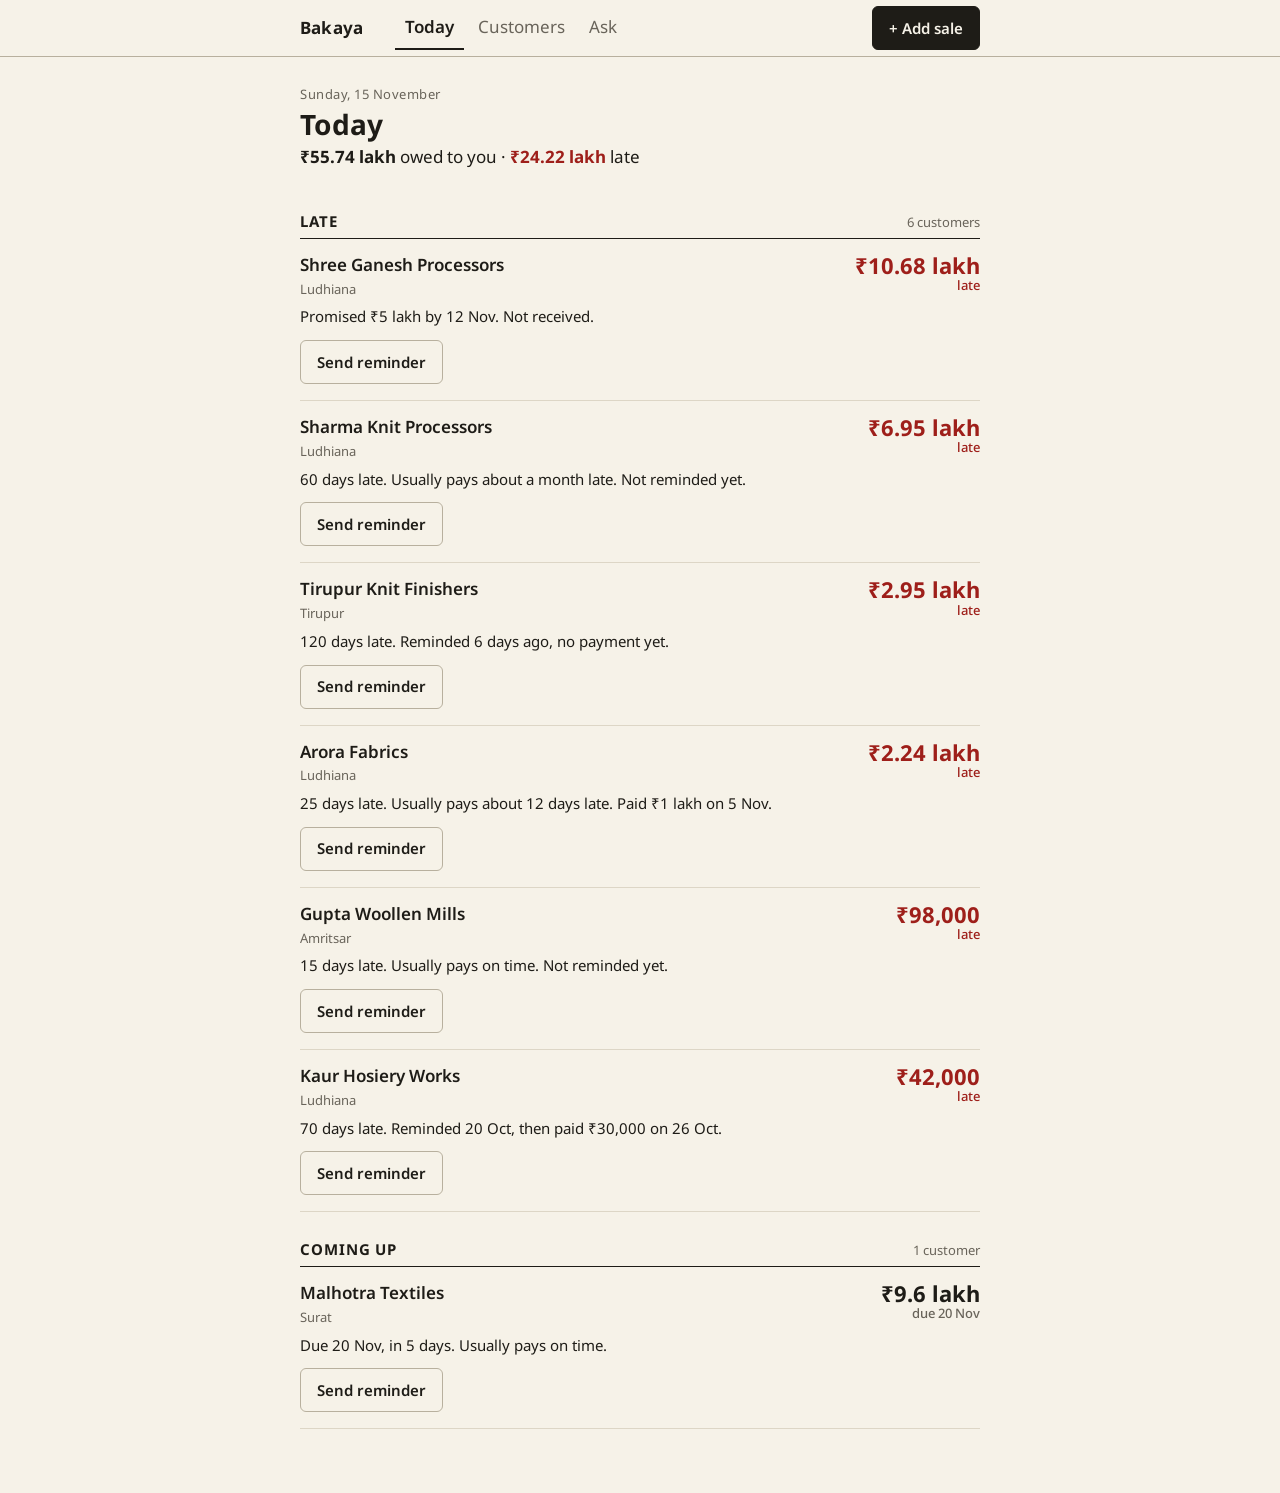
<file: mockup/index.html>
<!doctype html>
<html lang="en">
<head>
<meta charset="utf-8">
<meta name="viewport" content="width=device-width, initial-scale=1, viewport-fit=cover">
<title>Bakaya Mockup</title>
<meta name="claude:viewport-fit-sides" content="cover">
<link rel="preconnect" href="https://fonts.googleapis.com">
<link rel="preconnect" href="https://fonts.gstatic.com" crossorigin>
<link rel="stylesheet" href="https://fonts.googleapis.com/css2?family=Noto+Sans:wght@400;500;600;700&family=Noto+Sans+Devanagari:wght@400;600&family=Noto+Sans+Gurmukhi:wght@400;600&display=swap">
<link rel="stylesheet" href="style.css">
</head>
<body>

<header class="topbar">
  <div class="topbar-inner">
    <span class="wordmark">Bakaya</span>
    <nav aria-label="Main">
      <a href="#today" data-tab="today">Today</a>
      <a href="#customers" data-tab="customers">Customers</a>
      <a href="#ask" data-tab="ask">Ask</a>
    </nav>
    <button class="btn btn-primary" type="button" data-add-sale>+ Add sale</button>
  </div>
</header>

<main id="view"></main>

<nav class="bottombar" aria-label="Main">
  <div class="bottombar-inner">
    <a href="#today" data-tab="today">Today</a>
    <a href="#customers" data-tab="customers">Customers</a>
    <a href="#ask" data-tab="ask">Ask</a>
    <button class="btn btn-primary" type="button" data-add-sale>+ Add sale</button>
  </div>
</nav>

<dialog id="sheet" class="sheet" aria-labelledby="sheet-title"></dialog>

<div id="toast" class="toast" role="status" hidden>
  <span id="toast-text"></span>
  <button id="toast-action" class="btn-link" type="button" hidden></button>
</div>

<script>
/* Fixed copy of the demo data (PLAN.md Assumed 8): GET /api/book on 15 Nov 2026, trimmed.
   The contacts are made up for the mockup, so Today can show a broken promise and a reminded row. */
const BUSINESS = "Demo Machinery Works";
const TODAY = "2026-11-15";
const BOOK = {"totals":{"outstanding":5574000.0,"overdue":2422000.0},"customers":[{"id":9,"name":"Shree Ganesh Processors","contact_person":"Deepak Verma","city":"Ludhiana","phone":"98XXX-XX019","outstanding":1246000.0,"overdue":1068000.0,"days_overdue":20,"habit":"sometimes_late","avg_days_late":22,"remind_order_id":12},
  {"id":1,"name":"Sharma Knit Processors","contact_person":"Rajesh Sharma","city":"Ludhiana","phone":"98XXX-XX011","outstanding":695000.0,"overdue":695000.0,"days_overdue":60,"habit":"often_late","avg_days_late":31,"remind_order_id":1},
  {"id":6,"name":"Tirupur Knit Finishers","contact_person":"S. Kumar","city":"Tirupur","phone":"98XXX-XX016","outstanding":295000.0,"overdue":295000.0,"days_overdue":120,"habit":"often_late","avg_days_late":32,"remind_order_id":7},
  {"id":7,"name":"Arora Fabrics","contact_person":"Manoj Arora","city":"Ludhiana","phone":"98XXX-XX017","outstanding":278000.0,"overdue":224000.0,"days_overdue":25,"habit":"sometimes_late","avg_days_late":12,"remind_order_id":9},
  {"id":2,"name":"Gupta Woollen Mills","contact_person":"Sanjay Gupta","city":"Amritsar","phone":"98XXX-XX012","outstanding":98000.0,"overdue":98000.0,"days_overdue":15,"habit":"on_time","avg_days_late":7,"remind_order_id":2},
  {"id":4,"name":"Kaur Hosiery Works","contact_person":"Harpreet Kaur","city":"Ludhiana","phone":"98XXX-XX014","outstanding":42000.0,"overdue":42000.0,"days_overdue":70,"habit":"often_late","avg_days_late":33,"remind_order_id":5},
  {"id":3,"name":"Bansal Dyeing House","contact_person":"Vikas Bansal","city":"Panipat","phone":"98XXX-XX013","outstanding":1680000.0,"overdue":0.0,"days_overdue":0,"habit":"on_time","avg_days_late":0,"remind_order_id":4},
  {"id":5,"name":"Malhotra Textiles","contact_person":"Amit Malhotra","city":"Surat","phone":"98XXX-XX015","outstanding":1120000.0,"overdue":0.0,"days_overdue":0,"habit":"on_time","avg_days_late":2,"remind_order_id":6},
  {"id":8,"name":"Bhilwara Suitings","contact_person":"Ramesh Jain","city":"Bhilwara","phone":"98XXX-XX018","outstanding":120000.0,"overdue":0.0,"days_overdue":0,"habit":"on_time","avg_days_late":1,"remind_order_id":11}],"orders":[{"id":11,"customer_id":8,"machine":"Raising rollers (spares)","total":120000.0,"order_date":"2026-11-05","paid":0,"balance":120000.0,"overdue":0.0,"days_overdue":0,"next_due":{"amount":120000.0,"due_date":"2026-12-05","label":"Full payment"},"milestones":[{"label":"Full payment","amount":120000.0,"due_date":"2026-12-05","status":"upcoming","unpaid":120000.0,"partly_paid":false,"paid_on":null}],"payments":[]},
  {"id":6,"customer_id":5,"machine":"Raising Machine, 36 roller","total":1600000.0,"order_date":"2026-10-26","paid":480000.0,"balance":1120000.0,"overdue":0.0,"days_overdue":0,"next_due":{"amount":960000.0,"due_date":"2026-11-20","label":"Before dispatch"},"milestones":[{"label":"Advance","amount":480000.0,"due_date":"2026-10-26","status":"paid","unpaid":0.0,"partly_paid":false,"paid_on":"2026-10-28"},{"label":"Before dispatch","amount":960000.0,"due_date":"2026-11-20","status":"upcoming","unpaid":960000.0,"partly_paid":false,"paid_on":null},{"label":"After installation","amount":160000.0,"due_date":"2026-12-20","status":"upcoming","unpaid":160000.0,"partly_paid":false,"paid_on":null}],"payments":[{"id":12,"date":"2026-10-28","amount":480000.0,"mode":"RTGS"}]},
  {"id":8,"customer_id":6,"machine":"Fillet wire set (spares)","total":85000.0,"order_date":"2026-10-11","paid":0,"balance":85000.0,"overdue":85000.0,"days_overdue":5,"next_due":null,"milestones":[{"label":"Full payment","amount":85000.0,"due_date":"2026-11-10","status":"overdue","unpaid":85000.0,"partly_paid":false,"paid_on":null}],"payments":[]},
  {"id":4,"customer_id":3,"machine":"Stenter, 8 chamber","total":2400000.0,"order_date":"2026-10-06","paid":720000.0,"balance":1680000.0,"overdue":0.0,"days_overdue":0,"next_due":{"amount":1440000.0,"due_date":"2026-11-25","label":"Before dispatch"},"milestones":[{"label":"Advance","amount":720000.0,"due_date":"2026-10-06","status":"paid","unpaid":0.0,"partly_paid":false,"paid_on":"2026-10-06"},{"label":"Before dispatch","amount":1440000.0,"due_date":"2026-11-25","status":"upcoming","unpaid":1440000.0,"partly_paid":false,"paid_on":null},{"label":"After installation","amount":240000.0,"due_date":"2026-12-25","status":"upcoming","unpaid":240000.0,"partly_paid":false,"paid_on":null}],"payments":[{"id":8,"date":"2026-10-06","amount":720000.0,"mode":"RTGS"}]},
  {"id":9,"customer_id":7,"machine":"Brushing Machine","total":540000.0,"order_date":"2026-09-16","paid":262000.0,"balance":278000.0,"overdue":224000.0,"days_overdue":25,"next_due":{"amount":54000.0,"due_date":"2026-11-20","label":"After installation"},"milestones":[{"label":"Advance","amount":162000.0,"due_date":"2026-09-16","status":"paid","unpaid":0.0,"partly_paid":false,"paid_on":"2026-09-16"},{"label":"Before dispatch","amount":324000.0,"due_date":"2026-10-21","status":"overdue","unpaid":224000.0,"partly_paid":true,"paid_on":null},{"label":"After installation","amount":54000.0,"due_date":"2026-11-20","status":"upcoming","unpaid":54000.0,"partly_paid":false,"paid_on":null}],"payments":[{"id":15,"date":"2026-09-16","amount":162000.0,"mode":"Cash"},
  {"id":16,"date":"2026-11-05","amount":100000.0,"mode":"Cheque"}]},
  {"id":12,"customer_id":9,"machine":"Raising Machine, 24 roller","total":1780000.0,"order_date":"2026-09-01","paid":534000.0,"balance":1246000.0,"overdue":1068000.0,"days_overdue":20,"next_due":{"amount":178000.0,"due_date":"2026-11-25","label":"After installation"},"milestones":[{"label":"Advance","amount":534000.0,"due_date":"2026-09-01","status":"paid","unpaid":0.0,"partly_paid":false,"paid_on":"2026-09-26"},{"label":"Before dispatch","amount":1068000.0,"due_date":"2026-10-26","status":"overdue","unpaid":1068000.0,"partly_paid":false,"paid_on":null},{"label":"After installation","amount":178000.0,"due_date":"2026-11-25","status":"upcoming","unpaid":178000.0,"partly_paid":false,"paid_on":null}],"payments":[{"id":20,"date":"2026-09-06","amount":300000.0,"mode":"Cheque"},
  {"id":21,"date":"2026-09-26","amount":234000.0,"mode":"Cheque"}]},
  {"id":2,"customer_id":2,"machine":"Shearing Machine","total":980000.0,"order_date":"2026-08-17","paid":882000.0,"balance":98000.0,"overdue":98000.0,"days_overdue":15,"next_due":null,"milestones":[{"label":"Advance","amount":294000.0,"due_date":"2026-08-17","status":"paid","unpaid":0.0,"partly_paid":false,"paid_on":"2026-08-17"},{"label":"Before dispatch","amount":588000.0,"due_date":"2026-10-01","status":"paid","unpaid":0.0,"partly_paid":false,"paid_on":"2026-10-06"},{"label":"After installation","amount":98000.0,"due_date":"2026-10-31","status":"overdue","unpaid":98000.0,"partly_paid":false,"paid_on":null}],"payments":[{"id":3,"date":"2026-08-17","amount":294000.0,"mode":"NEFT"},
  {"id":4,"date":"2026-10-06","amount":588000.0,"mode":"NEFT"}]},
  {"id":10,"customer_id":8,"machine":"Shearing Machine","total":1050000.0,"order_date":"2026-08-07","paid":1050000.0,"balance":0.0,"overdue":0.0,"days_overdue":0,"next_due":null,"milestones":[{"label":"Advance","amount":315000.0,"due_date":"2026-08-07","status":"paid","unpaid":0.0,"partly_paid":false,"paid_on":"2026-08-07"},{"label":"Before dispatch","amount":630000.0,"due_date":"2026-09-16","status":"paid","unpaid":0.0,"partly_paid":false,"paid_on":"2026-09-15"},{"label":"After installation","amount":105000.0,"due_date":"2026-10-16","status":"paid","unpaid":0.0,"partly_paid":false,"paid_on":"2026-10-18"}],"payments":[{"id":17,"date":"2026-08-07","amount":315000.0,"mode":"NEFT"},
  {"id":18,"date":"2026-09-15","amount":630000.0,"mode":"NEFT"},
  {"id":19,"date":"2026-10-18","amount":105000.0,"mode":"NEFT"}]},
  {"id":1,"customer_id":1,"machine":"Raising Machine, 24 roller","total":1850000.0,"order_date":"2026-07-18","paid":1155000.0,"balance":695000.0,"overdue":695000.0,"days_overdue":60,"next_due":null,"milestones":[{"label":"Advance","amount":555000.0,"due_date":"2026-07-18","status":"paid","unpaid":0.0,"partly_paid":false,"paid_on":"2026-07-20"},{"label":"Before dispatch","amount":1110000.0,"due_date":"2026-09-16","status":"overdue","unpaid":510000.0,"partly_paid":true,"paid_on":null},{"label":"After installation","amount":185000.0,"due_date":"2026-10-16","status":"overdue","unpaid":185000.0,"partly_paid":false,"paid_on":null}],"payments":[{"id":1,"date":"2026-07-20","amount":555000.0,"mode":"NEFT"},
  {"id":2,"date":"2026-09-21","amount":600000.0,"mode":"Cheque"}]},
  {"id":5,"customer_id":4,"machine":"Tumble Dryer","total":720000.0,"order_date":"2026-06-18","paid":678000.0,"balance":42000.0,"overdue":42000.0,"days_overdue":70,"next_due":null,"milestones":[{"label":"Advance","amount":216000.0,"due_date":"2026-06-18","status":"paid","unpaid":0.0,"partly_paid":false,"paid_on":"2026-06-18"},{"label":"Before dispatch","amount":432000.0,"due_date":"2026-08-07","status":"paid","unpaid":0.0,"partly_paid":false,"paid_on":"2026-09-06"},{"label":"After installation","amount":72000.0,"due_date":"2026-09-06","status":"overdue","unpaid":42000.0,"partly_paid":true,"paid_on":null}],"payments":[{"id":9,"date":"2026-06-18","amount":216000.0,"mode":"Cheque"},
  {"id":10,"date":"2026-09-06","amount":432000.0,"mode":"Cheque"},
  {"id":11,"date":"2026-10-26","amount":30000.0,"mode":"Cash"}]},
  {"id":3,"customer_id":3,"machine":"Brushing Machine","total":650000.0,"order_date":"2026-04-29","paid":650000.0,"balance":0.0,"overdue":0.0,"days_overdue":0,"next_due":null,"milestones":[{"label":"Advance","amount":195000.0,"due_date":"2026-04-29","status":"paid","unpaid":0.0,"partly_paid":false,"paid_on":"2026-04-29"},{"label":"Before dispatch","amount":390000.0,"due_date":"2026-06-18","status":"paid","unpaid":0.0,"partly_paid":false,"paid_on":"2026-06-17"},{"label":"After installation","amount":65000.0,"due_date":"2026-07-18","status":"paid","unpaid":0.0,"partly_paid":false,"paid_on":"2026-07-20"}],"payments":[{"id":5,"date":"2026-04-29","amount":195000.0,"mode":"NEFT"},
  {"id":6,"date":"2026-06-17","amount":390000.0,"mode":"NEFT"},
  {"id":7,"date":"2026-07-20","amount":65000.0,"mode":"NEFT"}]},
  {"id":7,"customer_id":6,"machine":"Compactor","total":2100000.0,"order_date":"2026-04-19","paid":1890000.0,"balance":210000.0,"overdue":210000.0,"days_overdue":120,"next_due":null,"milestones":[{"label":"Advance","amount":630000.0,"due_date":"2026-04-19","status":"paid","unpaid":0.0,"partly_paid":false,"paid_on":"2026-04-19"},{"label":"Before dispatch","amount":1260000.0,"due_date":"2026-06-18","status":"paid","unpaid":0.0,"partly_paid":false,"paid_on":"2026-06-20"},{"label":"After installation","amount":210000.0,"due_date":"2026-07-18","status":"overdue","unpaid":210000.0,"partly_paid":false,"paid_on":null}],"payments":[{"id":13,"date":"2026-04-19","amount":630000.0,"mode":"RTGS"},
  {"id":14,"date":"2026-06-20","amount":1260000.0,"mode":"RTGS"}]}]};
const TEMPLATES = {
 "english": {
  "upcoming": "Namaste {person} ji, a friendly reminder from {biz}: {amt} for the {machine} (order #{id}) is due on {due}. Thank you for your continued support!",
  "gentle": "Namaste {person} ji, a gentle reminder from {biz}. {amt} for the {machine} (order #{id}) was due on {due}. Kindly arrange the payment at your convenience, or let us know the expected date. Thank you!",
  "firm": "Namaste {person} ji, {amt} for the {machine} (order #{id}) has been pending since {due} ({days} days). Please arrange the payment this week, or share a confirmed date. Regards, {biz}",
  "serious": "Namaste {person} ji, {amt} for the {machine} (order #{id}) is now overdue by {days} days (due {due}). We request you to clear it at the earliest, as it is affecting our production schedule. Please call us today to confirm the payment date. Regards, {biz}"
 },
 "hinglish": {
  "upcoming": "Namaste {person} ji, {biz} ki taraf se reminder: {machine} (order #{id}) ka {amt} payment {due} ko due hai. Aapke saath ke liye dhanyavaad!",
  "gentle": "Namaste {person} ji, {biz} ki taraf se ek chhota sa reminder. {machine} (order #{id}) ka {amt} payment {due} ko due tha. Jab convenient ho payment kar dijiye, ya expected date bata dijiye. Dhanyavaad!",
  "firm": "Namaste {person} ji, {machine} (order #{id}) ka {amt} payment {due} se pending hai ({days} din). Kripya is hafte payment arrange kar dijiye, ya confirm date bata dijiye. – {biz}",
  "serious": "Namaste {person} ji, {machine} (order #{id}) ka {amt} payment {days} din se overdue hai (due date {due}). Kripya jaldi se jaldi clear kar dijiye, isse humara production schedule affect ho raha hai. Aaj call karke payment date confirm kar dijiye. – {biz}"
 },
 "hindi": {
  "upcoming": "नमस्ते {person} जी, {biz} की ओर से याद दिला रहे हैं: {machine} (ऑर्डर #{id}) का {amt} का भुगतान {due} को देय है। आपके सहयोग के लिए धन्यवाद!",
  "gentle": "नमस्ते {person} जी, {biz} की ओर से एक छोटा सा रिमाइंडर। {machine} (ऑर्डर #{id}) का {amt} का भुगतान {due} को देय था। सुविधा अनुसार भुगतान कर दीजिए, या संभावित तारीख बता दीजिए। धन्यवाद!",
  "firm": "नमस्ते {person} जी, {machine} (ऑर्डर #{id}) का {amt} का भुगतान {due} से बकाया है ({days} दिन)। कृपया इस सप्ताह भुगतान की व्यवस्था करें, या पक्की तारीख बता दें। – {biz}",
  "serious": "नमस्ते {person} जी, {machine} (ऑर्डर #{id}) का {amt} का भुगतान {days} दिनों से बकाया है (देय तिथि {due})। कृपया जल्द से जल्द भुगतान करें, इससे हमारा उत्पादन कार्यक्रम प्रभावित हो रहा है। आज ही कॉल करके भुगतान की तारीख पक्की करें। – {biz}"
 },
 "punjabi": {
  "upcoming": "ਸਤ ਸ੍ਰੀ ਅਕਾਲ {person} ਜੀ, {biz} ਵੱਲੋਂ ਯਾਦ ਕਰਵਾ ਰਹੇ ਹਾਂ: {machine} (ਆਰਡਰ #{id}) ਦਾ {amt} ਦਾ ਭੁਗਤਾਨ {due} ਨੂੰ ਹੋਣਾ ਹੈ। ਤੁਹਾਡੇ ਸਹਿਯੋਗ ਲਈ ਧੰਨਵਾਦ!",
  "gentle": "ਸਤ ਸ੍ਰੀ ਅਕਾਲ {person} ਜੀ, {biz} ਵੱਲੋਂ ਇੱਕ ਛੋਟੀ ਜਿਹੀ ਯਾਦ-ਦਹਾਨੀ। {machine} (ਆਰਡਰ #{id}) ਦਾ {amt} ਦਾ ਭੁਗਤਾਨ {due} ਤੱਕ ਹੋਣਾ ਸੀ। ਕਿਰਪਾ ਕਰਕੇ ਸਹੂਲਤ ਅਨੁਸਾਰ ਭੁਗਤਾਨ ਕਰ ਦਿਓ, ਜਾਂ ਸੰਭਾਵਿਤ ਤਾਰੀਖ ਦੱਸ ਦਿਓ। ਧੰਨਵਾਦ!",
  "firm": "ਸਤ ਸ੍ਰੀ ਅਕਾਲ {person} ਜੀ, {machine} (ਆਰਡਰ #{id}) ਦਾ {amt} ਦਾ ਭੁਗਤਾਨ {due} ਤੋਂ ਬਕਾਇਆ ਹੈ ({days} ਦਿਨ)। ਕਿਰਪਾ ਕਰਕੇ ਇਸ ਹਫ਼ਤੇ ਭੁਗਤਾਨ ਕਰ ਦਿਓ, ਜਾਂ ਪੱਕੀ ਤਾਰੀਖ ਦੱਸ ਦਿਓ। – {biz}",
  "serious": "ਸਤ ਸ੍ਰੀ ਅਕਾਲ {person} ਜੀ, {machine} (ਆਰਡਰ #{id}) ਦਾ {amt} ਦਾ ਭੁਗਤਾਨ {days} ਦਿਨਾਂ ਤੋਂ ਬਕਾਇਆ ਹੈ (ਤਾਰੀਖ {due})। ਕਿਰਪਾ ਕਰਕੇ ਜਲਦੀ ਤੋਂ ਜਲਦੀ ਭੁਗਤਾਨ ਕਰੋ, ਇਸ ਨਾਲ ਸਾਡਾ ਉਤਪਾਦਨ ਪ੍ਰਭਾਵਿਤ ਹੋ ਰਿਹਾ ਹੈ। ਅੱਜ ਹੀ ਫ਼ੋਨ ਕਰਕੇ ਭੁਗਤਾਨ ਦੀ ਤਾਰੀਖ ਪੱਕੀ ਕਰੋ। – {biz}"
 }
};
const contacts = [
  {id: 1, customer_id: 9, date: "2026-10-30", kind: "reminder", language: "hinglish"},
  {id: 2, customer_id: 9, date: "2026-11-05", kind: "promise", promised_amount: 500000, promised_date: "2026-11-12",
   note: "Deepak ji said the cheque will be ready by Thursday."},
  {id: 3, customer_id: 6, date: "2026-11-09", kind: "reminder", language: "english"},
  {id: 4, customer_id: 4, date: "2026-10-20", kind: "reminder", language: "punjabi"},
];

/* Today rows, written by hand as PLAN.md §Today rules would produce them. */
const TODAY_ROWS = {
  late: [
    {customer_id: 9, amount: 1068000, flag: "broken_promise", why: "Promised ₹5 lakh by 12 Nov. Not received."},
    {customer_id: 1, amount: 695000, why: "60 days late. Usually pays about a month late. Not reminded yet."},
    {customer_id: 6, amount: 295000, flag: "reminded", why: "120 days late. Reminded 6 days ago, no payment yet."},
    {customer_id: 7, amount: 224000, why: "25 days late. Usually pays about 12 days late. Paid ₹1 lakh on 5 Nov."},
    {customer_id: 2, amount: 98000, why: "15 days late. Usually pays on time. Not reminded yet."},
    {customer_id: 4, amount: 42000, why: "70 days late. Reminded 20 Oct, then paid ₹30,000 on 26 Oct."},
  ],
  coming_up: [
    {customer_id: 5, amount: 960000, due_date: "2026-11-20", why: "Due 20 Nov, in 5 days. Usually pays on time."},
  ],
};

/* ---------- helpers (become static/js/lib.js) ---------- */
const $ = (sel, el = document) => el.querySelector(sel);
const esc = s => String(s ?? "").replace(/[&<>"']/g, c => ({"&": "&amp;", "<": "&lt;", ">": "&gt;", '"': "&quot;", "'": "&#39;"}[c]));
const inr = n => "₹" + Math.round(n).toLocaleString("en-IN");
function lakh(n) {
  if (Math.abs(n) < 100000) return inr(n);
  return "₹" + (n / 100000).toFixed(2).replace(/\.?0+$/, "") + " lakh";
}
const MONTHS = ["Jan", "Feb", "Mar", "Apr", "May", "Jun", "Jul", "Aug", "Sep", "Oct", "Nov", "Dec"];
function fmtDate(iso, withYear = false) {
  const [y, m, d] = iso.split("-").map(Number);
  return `${d} ${MONTHS[m - 1]}` + (withYear || y !== Number(TODAY.slice(0, 4)) ? ` ${y}` : "");
}
const daysBetween = (a, b) => Math.round((Date.parse(b) - Date.parse(a)) / 86400000);
const customer = id => BOOK.customers.find(c => c.id === id);
const ordersOf = id => BOOK.orders.filter(o => o.customer_id === id).sort((a, b) => b.order_date.localeCompare(a.order_date));

let toastTimer;
function toast(text, {action} = {}) {
  const el = $("#toast"), btn = $("#toast-action");
  $("#toast-text").textContent = text;
  btn.hidden = !action;
  if (action) {
    btn.textContent = action.label;
    btn.onclick = () => { el.hidden = true; action.onClick(); };
  }
  el.hidden = false;
  clearTimeout(toastTimer);
  toastTimer = setTimeout(() => { el.hidden = true; }, 6000);
}
const notInMockup = what => toast(`${what} is not in this mockup yet.`);

const sheet = $("#sheet");
function openSheet(html) {
  sheet.innerHTML = html;
  if (!sheet.open) sheet.showModal();
}
function closeSheet() { if (sheet.open) sheet.close(); }
sheet.addEventListener("click", e => { if (e.target === sheet) closeSheet(); });

/* ---------- contact log (mirrors contact_log.py) ---------- */
function recentlyReminded(customerId) {
  return contacts.some(c => c.customer_id === customerId && c.kind === "reminder" && daysBetween(c.date, TODAY) < 5);
}

/* ---------- screen: today ---------- */
function rowHtml(r, group) {
  const c = customer(r.customer_id);
  const late = group === "late";
  return `
    <li class="row" data-customer="${c.id}" tabindex="0">
      <div class="row-name">${esc(c.name)}</div>
      <div class="row-right">
        <div class="amount ${late ? "late" : ""}">${lakh(r.amount)}<span class="amount-label">${late ? "late" : "due " + fmtDate(r.due_date)}</span></div>
      </div>
      <div class="row-sub">${esc(c.city)}</div>
      <p class="row-why">${esc(r.why)}</p>
      <div class="row-actions"><button class="btn" type="button" data-remind="${c.id}">Send reminder</button></div>
    </li>`;
}

function renderToday(el) {
  const t = BOOK.totals;
  const late = TODAY_ROWS.late.filter(r => !recentlyReminded(r.customer_id));
  const soon = TODAY_ROWS.coming_up.filter(r => !recentlyReminded(r.customer_id));
  const group = (title, rows, key, empty) => `
    <div class="section-head"><h2>${title}</h2><span class="count">${rows.length} ${rows.length === 1 ? "customer" : "customers"}</span></div>
    ${rows.length ? `<ul class="rows">${rows.map(r => rowHtml(r, key)).join("")}</ul>` : `<p class="today-empty">${empty}</p>`}`;
  el.innerHTML = `
    <div class="page-head">
      <span class="eyebrow">Sunday, 15 November</span>
      <h1 class="page-title">Today</h1>
      <p class="totals"><strong>${lakh(t.outstanding)}</strong> owed to you · <strong class="late">${lakh(t.overdue)}</strong> late</p>
    </div>
    ${group("Late", late, "late", "Nobody is late. Well done.")}
    ${group("Coming up", soon, "coming_up", "Nothing due in the next 7 days.")}`;
}

/* ---------- screen: customers ---------- */
function renderCustomers(el) {
  const list = [...BOOK.customers].sort((a, b) => a.name.localeCompare(b.name));
  el.innerHTML = `
    <div class="page-head"><h1 class="page-title">Customers</h1></div>
    <div class="field customers-search">
      <label for="cust-search" class="visually-hidden">Search customers</label>
      <input id="cust-search" class="input" type="search" placeholder="Search by name or city" autocomplete="off">
    </div>
    <ul class="rows customers" id="cust-list"></ul>`;
  const draw = q => {
    q = q.trim().toLowerCase();
    $("#cust-list", el).innerHTML = list
      .filter(c => !q || (c.name + " " + c.city).toLowerCase().includes(q))
      .map(c => `
        <li class="row" data-customer="${c.id}" tabindex="0">
          <div><div class="row-name">${esc(c.name)}</div><div class="row-sub">${esc(c.city)}</div></div>
          <div class="row-right"><div class="amount ${c.overdue > 0.5 ? "late" : ""}">${c.outstanding > 0.5 ? lakh(c.outstanding) : "Paid up"}
            <span class="amount-label">${c.overdue > 0.5 ? lakh(c.overdue) + " late" : c.outstanding > 0.5 ? "owed" : ""}</span></div></div>
        </li>`).join("") || `<p class="today-empty">No customer matches that.</p>`;
  };
  $("#cust-search", el).addEventListener("input", e => draw(e.target.value));
  draw("");
}

/* ---------- screen: customer ---------- */
function habitWords(c) {
  if (c.avg_days_late == null) return "New customer, no payment history yet.";
  if (c.avg_days_late <= 7) return "Usually pays on time.";
  if (c.avg_days_late >= 25 && c.avg_days_late <= 35) return "Usually pays about a month late.";
  return `Usually pays about ${c.avg_days_late} days late.`;
}

function saleHtml(o) {
  const items = o.milestones.map(m => {
    if (m.status === "paid") return `
      <li class="is-paid"><span class="inst-mark" aria-label="Paid">✓</span><span class="inst-label">${esc(m.label)}</span>
        <span class="inst-amt">${inr(m.amount)}</span><span class="inst-note">Due ${fmtDate(m.due_date)} · paid ${fmtDate(m.paid_on)}</span></li>`;
    const part = m.partly_paid ? ` · ${inr(m.amount - m.unpaid)} of ${inr(m.amount)} paid` : "";
    if (m.status === "overdue") return `
      <li class="is-late"><span class="inst-mark" aria-hidden="true">!</span><span class="inst-label">${esc(m.label)}</span>
        <span class="inst-amt">${inr(m.unpaid)}</span><span class="inst-note">Due ${fmtDate(m.due_date)} · ${daysBetween(m.due_date, TODAY)} days late${part}</span></li>`;
    return `
      <li class="is-upcoming"><span class="inst-mark" aria-hidden="true">·</span><span class="inst-label">${esc(m.label)}</span>
        <span class="inst-amt">${inr(m.unpaid)}</span><span class="inst-note">Due ${fmtDate(m.due_date)}${part}${daysBetween(TODAY, m.due_date) <= 7 ? `, in ${daysBetween(TODAY, m.due_date)} days` : ""}</span></li>`;
  }).join("");
  const state = o.balance <= 0.5 ? "Paid in full" : `${inr(o.paid)} paid · ${inr(o.balance)} to come`;
  return `
    <div class="sale">
      <div class="sale-head"><span class="sale-name">${esc(o.machine)}</span><span class="num">${inr(o.total)}</span></div>
      <div class="sale-meta">Sold ${fmtDate(o.order_date, true)} · ${state}</div>
      <ul class="inst">${items}</ul>
    </div>`;
}

const LANG_NAMES = {hinglish: "Hinglish", hindi: "Hindi", punjabi: "Punjabi", english: "English"};
function historyOf(c) {
  const machineOf = id => BOOK.orders.find(o => o.id === id)?.machine ?? "";
  const pays = ordersOf(c.id).flatMap(o => o.payments.map(p => ({date: p.date, sort: p.id, kind: "payment", ...p, machine: o.machine})));
  const cons = contacts.filter(x => x.customer_id === c.id).map(x => ({...x, sort: 1000 + x.id, machine: machineOf(x.order_id)}));
  return [...pays, ...cons].sort((a, b) => b.date.localeCompare(a.date) || b.sort - a.sort).map(h => {
    let what, detail;
    if (h.kind === "payment") { what = `Paid ${inr(h.amount)}`; detail = [h.mode, h.machine].filter(Boolean).join(" · "); }
    else if (h.kind === "reminder") { what = "Reminder sent on WhatsApp"; detail = LANG_NAMES[h.language] || ""; }
    else {
      const broken = h.promised_date < TODAY && !pays.some(p => p.date > h.date);
      what = `Promised ${lakh(h.promised_amount)} by ${fmtDate(h.promised_date)}`;
      detail = [broken ? "Not received" : "", h.note].filter(Boolean).join(" · ");
      if (broken) return `<li><time datetime="${h.date}">${fmtDate(h.date)}</time><div><div class="what late">${esc(what)}</div><div class="detail">${esc(detail)}</div></div></li>`;
    }
    return `<li><time datetime="${h.date}">${fmtDate(h.date)}</time><div><div class="what">${esc(what)}</div>${detail ? `<div class="detail">${esc(detail)}</div>` : ""}</div></li>`;
  }).join("");
}

function renderCustomer(el, id) {
  const c = customer(id);
  if (!c) { location.hash = "#customers"; return; }
  const owes = c.outstanding > 0.5
    ? `Owes ${lakh(c.outstanding)}${c.overdue > 0.5 ? `<span class="sep">·</span><span class="late">${lakh(c.overdue)} late (${c.days_overdue} days)</span>` : ""}`
    : "Paid up";
  const history = historyOf(c);
  el.innerHTML = `
    <a class="back" href="${esc(lastList)}">‹ ${lastList === "#customers" ? "Customers" : "Today"}</a>
    <div class="cust-head">
      <h1 class="page-title">${esc(c.name)}</h1>
      <p class="cust-meta">${esc(c.contact_person)} · ${esc(c.city)} · <span class="num">${esc(c.phone)}</span></p>
      <div class="btn-row">
        <button class="btn" type="button" data-todo="Calling">Call</button>
        <button class="btn" type="button" data-todo="Opening a WhatsApp chat">WhatsApp</button>
      </div>
    </div>
    <div class="cust-summary">
      <p class="cust-owes">${owes}</p>
      <p class="cust-habit">${habitWords(c)}</p>
    </div>
    <div class="btn-row cust-actions">
      ${c.remind_order_id ? `<button class="btn btn-primary" type="button" data-remind="${c.id}">Send reminder</button>` : ""}
      <button class="btn" type="button" data-todo="Record payment">Record payment</button>
      <button class="btn" type="button" data-todo="Note a promise">Note a promise</button>
    </div>
    <div class="section-head"><h2>Machines</h2><span class="count">${ordersOf(c.id).length} ${ordersOf(c.id).length === 1 ? "sale" : "sales"}</span></div>
    ${ordersOf(c.id).map(saleHtml).join("")}
    <div class="section-head"><h2>History</h2></div>
    ${history ? `<ul class="history">${history}</ul>` : `<p class="today-empty">No payments or reminders yet.</p>`}`;
}

/* ---------- reminder sheet ---------- */
const LANGS = [["hinglish", "Hinglish"], ["hindi", "हिंदी"], ["punjabi", "ਪੰਜਾਬੀ"], ["english", "English"]];
const TONES = ["upcoming", "gentle", "firm", "serious"];
const TONE_WORDS = {upcoming: "Friendly", gentle: "Gentle", firm: "Firm", serious: "Serious"};

function reminderFacts(c) {
  const o = BOOK.orders.find(x => x.id === c.remind_order_id);
  let amount, due;
  if (o.overdue > 0.5) { amount = o.overdue; due = o.milestones.find(m => m.status === "overdue").due_date; }
  else { amount = o.next_due.amount; due = o.next_due.due_date; }
  // PLAN.md rule 7: tone from days late, one step firmer per reminder since the last payment.
  const lastPay = ordersOf(c.id).flatMap(x => x.payments).map(p => p.date).sort().pop() || "";
  const reminders = contacts.filter(x => x.customer_id === c.id && x.kind === "reminder" && x.date > lastPay).length;
  const d = o.days_overdue;
  let tone = d <= 0 ? 0 : d < 15 ? 1 : d <= 45 ? 2 : 3;
  if (tone > 0) tone = Math.min(3, tone + reminders);
  const first = (c.contact_person || "").split(/\s+/)[0] || "";
  return {
    order: o, amount, tone: TONES[tone], days: d,
    person: first.replace(/\.$/, "").length > 1 ? first : c.contact_person,
    vars: {biz: BUSINESS, amt: inr(amount), machine: o.machine, id: o.id, due: fmtDate(due, true), days: d},
  };
}
const fill = (tpl, f) => tpl.replace(/\{(\w+)\}/g, (_, k) => k === "person" ? f.person : f.vars[k]);

function openReminder(customerId) {
  const c = customer(customerId);
  const f = reminderFacts(c);
  let lang = "hinglish";
  openSheet(`
    <form class="sheet-body" method="dialog" id="remind-form">
      <div class="sheet-grip" aria-hidden="true"></div>
      <div class="sheet-head">
        <div>
          <h2 class="sheet-title" id="sheet-title">Reminder to ${esc(c.name)}</h2>
          <p class="sheet-sub"><span class="${f.order.overdue > 0.5 ? "late" : ""}">${inr(f.amount)} ${f.order.overdue > 0.5 ? `late, ${f.days} days` : "due " + f.vars.due}</span> · ${esc(f.order.machine)}</p>
        </div>
        <button class="btn btn-link sheet-close" type="button" data-close aria-label="Close">Close</button>
      </div>
      <div class="field">
        <label id="lang-label">Language</label>
        <div class="segmented" role="group" aria-labelledby="lang-label">
          ${LANGS.map(([k, label]) => `<button type="button" data-lang="${k}" aria-pressed="${k === lang}" lang="${k === "hindi" ? "hi" : k === "punjabi" ? "pa" : "en"}">${label}</button>`).join("")}
        </div>
      </div>
      <div class="field">
        <label for="remind-text">Message to ${esc(c.contact_person)} <span class="reminder-tone">· ${TONE_WORDS[f.tone]} tone</span></label>
        <textarea id="remind-text" class="textarea"></textarea>
      </div>
      <div class="sheet-foot">
        <button class="btn" type="button" data-close>Cancel</button>
        <button class="btn btn-primary" type="submit">Send on WhatsApp</button>
      </div>
    </form>`);
  const text = $("#remind-text", sheet);
  const draft = () => { text.value = fill(TEMPLATES[lang][f.tone], f); text.setSelectionRange(0, 0); text.scrollTop = 0; };
  draft();
  sheet.querySelectorAll("[data-lang]").forEach(b => b.addEventListener("click", () => {
    lang = b.dataset.lang;
    sheet.querySelectorAll("[data-lang]").forEach(x => x.setAttribute("aria-pressed", x === b));
    draft();
  }));
  sheet.querySelectorAll("[data-close]").forEach(b => b.addEventListener("click", closeSheet));
  $("#remind-form", sheet).addEventListener("submit", e => {
    e.preventDefault();
    const entry = {id: Date.now(), customer_id: c.id, order_id: f.order.id, date: TODAY, kind: "reminder", language: lang};
    contacts.push(entry);
    closeSheet();
    render();
    toast(`Reminder sent to ${c.name}`, {action: {label: "Undo", onClick: () => {
      contacts.splice(contacts.indexOf(entry), 1);
      render();
    }}});
  });
  text.focus({preventScroll: true});
  text.setSelectionRange(0, 0);
  text.scrollTop = 0;
}

/* ---------- router (becomes static/js/app.js) ---------- */
let lastList = "#today";
function render() {
  const hash = location.hash || "#today";
  const view = $("#view");
  const m = hash.match(/^#customer-(\d+)$/);
  const tab = m ? (lastList === "#customers" ? "customers" : "today") : hash.slice(1);
  document.querySelectorAll("[data-tab]").forEach(a => {
    if (a.dataset.tab === tab) a.setAttribute("aria-current", "page"); else a.removeAttribute("aria-current");
  });
  if (m) return renderCustomer(view, Number(m[1]));
  if (hash === "#customers") { lastList = hash; return renderCustomers(view); }
  if (hash === "#ask") return renderAsk(view);
  lastList = "#today";
  renderToday(view);
}

function renderAsk(el) {
  const qs = ["Who owes me the most?", "What is due this week?", "Who promised to pay and didn't?"];
  el.innerHTML = `
    <div class="page-head"><h1 class="page-title">Ask</h1><p class="soft">Ask about your customers and payments in your own words.</p></div>
    <div class="ask-suggest">${qs.map(q => `<button class="btn" type="button" data-todo="Answers">${q}</button>`).join("")}</div>
    <form class="ask-form" id="ask-form">
      <label for="ask-input" class="visually-hidden">Your question</label>
      <input id="ask-input" class="input" type="text" placeholder="Type a question" autocomplete="off">
      <button class="btn btn-primary" type="submit">Ask</button>
    </form>
    <p class="ask-status">AI off · answers use the offline helper</p>`;
  $("#ask-form", el).addEventListener("submit", e => { e.preventDefault(); notInMockup("Answers"); });
}

document.addEventListener("click", e => {
  const remind = e.target.closest("[data-remind]");
  if (remind) { e.stopPropagation(); return openReminder(Number(remind.dataset.remind)); }
  const todo = e.target.closest("[data-todo]");
  if (todo) return notInMockup(todo.dataset.todo);
  if (e.target.closest("[data-add-sale]")) return notInMockup("Add sale");
  const row = e.target.closest("[data-customer]");
  if (row) location.hash = `#customer-${row.dataset.customer}`;
});
document.addEventListener("keydown", e => {
  const row = e.target.closest?.("[data-customer]");
  if (row && e.target === row && (e.key === "Enter" || e.key === " ")) { e.preventDefault(); location.hash = `#customer-${row.dataset.customer}`; }
});
window.addEventListener("hashchange", () => { render(); window.scrollTo(0, 0); });
render();
</script>
</body>
</html>
</file>
<file: mockup/style.css>
/* Bakaya stylesheet. Written for the T01 mockup; T06 copies it into static/style.css.
   Look (PLAN.md §Look): a bahi-khata. Warm paper, near-black ink, ruled hairlines instead of cards,
   one deep red used only for late money. Layout: one column of ruled rows, at most 680px wide;
   bottom bar on phones, slim top bar from 768px. */

/* ===== tokens ===== */
:root {
  --paper: #f6f2e8;        /* page */
  --paper-raised: #fcfaf4; /* sheet, inputs */
  --ink: #1e1c17;          /* text, primary buttons */
  --ink-soft: #69645a;     /* secondary text, upcoming */
  --rule: #ddd6c6;         /* hairlines between rows */
  --rule-strong: #b8b09e;  /* section rules, button outlines */
  --late: #9e1f1a;         /* late money, and nothing else */
  --on-ink: #f6f2e8;       /* text on ink (primary button, toast) */
  --focus: #2f5d8a;
  --scrim: rgba(30, 28, 23, .38);

  --font: "Noto Sans", "Noto Sans Devanagari", "Noto Sans Gurmukhi", system-ui, -apple-system, "Segoe UI", sans-serif;
  --fs-xs: .8125rem;  /* 13px: labels, dates */
  --fs-sm: .9375rem;  /* 15px: why lines, secondary */
  --fs-md: 1.0625rem; /* 17px: body, names */
  --fs-lg: 1.375rem;  /* 22px: amounts in rows */
  --fs-xl: 1.75rem;   /* 28px: page titles, big amounts */

  --tap: 44px;
  --gap: 16px;
  --radius: 6px;
  --col: 680px;
  --bar-h: 60px;
  color-scheme: light;
}

@media (prefers-color-scheme: dark) {
  :root:not([data-theme="light"]) {
    --paper: #1a1915;
    --paper-raised: #23221d;
    --ink: #ece6d8;
    --ink-soft: #a29c8e;
    --rule: #34322a;
    --rule-strong: #4d4a3f;
    --late: #ee7a6c;
    --on-ink: #1a1915;
    --focus: #86b3e0;
    --scrim: rgba(0, 0, 0, .55);
    color-scheme: dark;
  }
}
:root[data-theme="dark"] {
  --paper: #1a1915;
  --paper-raised: #23221d;
  --ink: #ece6d8;
  --ink-soft: #a29c8e;
  --rule: #34322a;
  --rule-strong: #4d4a3f;
  --late: #ee7a6c;
  --on-ink: #1a1915;
  --focus: #86b3e0;
  --scrim: rgba(0, 0, 0, .55);
  color-scheme: dark;
}

/* ===== base ===== */
* { box-sizing: border-box; }
[hidden] { display: none !important; }
html { -webkit-text-size-adjust: 100%; }
body {
  margin: 0;
  background: var(--paper);
  color: var(--ink);
  font-family: var(--font);
  font-size: var(--fs-md);
  line-height: 1.45;
  overflow-x: hidden;
}
h1, h2, h3 { margin: 0; line-height: 1.2; text-wrap: balance; }
p { margin: 0; }
a { color: inherit; }
button, input, textarea, select { font: inherit; color: inherit; }
:focus-visible { outline: 2px solid var(--focus); outline-offset: 2px; }
.num { font-variant-numeric: tabular-nums; }
.late { color: var(--late); }
.soft { color: var(--ink-soft); }
.visually-hidden {
  position: absolute; width: 1px; height: 1px; overflow: hidden;
  clip: rect(0 0 0 0); white-space: nowrap;
}

/* The one reading column. Side gutter clears phone system bars. */
main {
  max-width: calc(var(--col) + 32px);
  margin: 0 auto;
  padding-left: max(16px, env(safe-area-inset-left, 0px));
  padding-right: max(16px, env(safe-area-inset-right, 0px));
  padding-block: 20px calc(var(--bar-h) + 32px + env(safe-area-inset-bottom, 0px));
}

/* ===== component: top bar (desktop) ===== */
.topbar { display: none; }
@media (min-width: 768px) {
  body::before {
    content: ""; position: fixed; inset: 0 0 auto;
    height: env(safe-area-inset-top, 0px); z-index: 10; background: var(--paper);
  }
  .topbar {
    display: block;
    position: sticky; top: env(safe-area-inset-top, 0px); z-index: 5;
    background: var(--paper);
    border-bottom: 1px solid var(--rule-strong);
  }
  .topbar-inner {
    max-width: calc(var(--col) + 32px);
    margin: 0 auto;
    padding-left: max(16px, env(safe-area-inset-left, 0px));
    padding-right: max(16px, env(safe-area-inset-right, 0px));
    padding-block: 0;
    height: 56px;
    display: flex; align-items: center; gap: 24px;
  }
  .wordmark { font-weight: 700; font-size: var(--fs-md); letter-spacing: .01em; margin-right: 8px; }
  .topbar nav { display: flex; gap: 4px; flex: 1; }
  .topbar nav a {
    display: inline-flex; align-items: center; min-height: var(--tap);
    padding: 0 10px; text-decoration: none; color: var(--ink-soft);
    border-bottom: 2px solid transparent;
  }
  .topbar nav a[aria-current="page"] { color: var(--ink); font-weight: 600; border-bottom-color: var(--ink); }
  main { padding-block: 28px 64px; }
}

/* ===== component: bottom bar (phone) ===== */
.bottombar {
  position: fixed; left: 0; right: 0; bottom: 0; z-index: 5;
  background: var(--paper);
  border-top: 1px solid var(--rule-strong);
  padding-left: max(8px, env(safe-area-inset-left, 0px));
  padding-right: max(8px, env(safe-area-inset-right, 0px));
  padding-bottom: env(safe-area-inset-bottom, 0px);
}
.bottombar-inner {
  max-width: var(--col); margin: 0 auto;
  height: var(--bar-h);
  display: grid; grid-template-columns: 1fr 1fr 1fr auto; align-items: center; gap: 4px;
}
.bottombar a {
  display: flex; align-items: center; justify-content: center;
  min-height: var(--tap); height: 100%;
  text-decoration: none; color: var(--ink-soft); font-size: var(--fs-sm);
  border-top: 2px solid transparent; margin-top: -1px;
}
.bottombar a[aria-current="page"] { color: var(--ink); font-weight: 600; border-top-color: var(--ink); }
.bottombar .btn { margin-left: 4px; }
@media (min-width: 768px) { .bottombar { display: none; } }

/* ===== component: button ===== */
.btn {
  display: inline-flex; align-items: center; justify-content: center; gap: 6px;
  min-height: var(--tap); padding: 0 16px;
  border: 1px solid var(--rule-strong); border-radius: var(--radius);
  background: transparent; color: var(--ink);
  font-size: var(--fs-sm); font-weight: 600; line-height: 1;
  text-decoration: none; white-space: nowrap; cursor: pointer;
}
.btn:hover { border-color: var(--ink); }
.btn:active { transform: translateY(1px); }
.btn-primary { background: var(--ink); border-color: var(--ink); color: var(--on-ink); }
.btn-primary:hover { opacity: .9; }
.btn-link {
  border: 0; padding: 0 4px; min-height: var(--tap);
  background: none; font-weight: 600; text-decoration: underline; text-underline-offset: 3px; cursor: pointer;
}
.btn-row { display: flex; flex-wrap: wrap; gap: 8px; }

/* ===== component: page head and section heads ===== */
.page-head { display: grid; gap: 4px; padding-bottom: 14px; }
.eyebrow { font-size: var(--fs-xs); color: var(--ink-soft); letter-spacing: .04em; }
.page-title { font-size: var(--fs-xl); font-weight: 700; }
.section-head {
  display: flex; align-items: baseline; justify-content: space-between; gap: 12px;
  margin-top: 28px; padding-bottom: 6px;
  border-bottom: 1.5px solid var(--ink);
}
.section-head h2 { font-size: var(--fs-sm); font-weight: 700; letter-spacing: .06em; text-transform: uppercase; }
.section-head .count { font-size: var(--fs-xs); color: var(--ink-soft); }
.back {
  display: inline-flex; align-items: center; min-height: var(--tap);
  margin-left: -4px; padding: 0 4px; color: var(--ink-soft); text-decoration: none; font-size: var(--fs-sm);
}
.back:hover { color: var(--ink); }

/* ===== component: row (a ruled ledger line) ===== */
.rows { list-style: none; margin: 0; padding: 0; }
.row {
  display: grid; grid-template-columns: minmax(0, 1fr) auto; gap: 2px 16px;
  padding: 14px 0 16px;
  border-bottom: 1px solid var(--rule);
  cursor: pointer;
}
.row:hover .row-name { text-decoration: underline; text-underline-offset: 3px; }
.row-name { font-weight: 600; font-size: var(--fs-md); min-width: 0; }
.row-sub { font-size: var(--fs-xs); color: var(--ink-soft); }
.row-why { grid-column: 1 / -1; font-size: var(--fs-sm); margin-top: 6px; max-width: 60ch; }
.row-actions { grid-column: 1 / -1; margin-top: 10px; }
.row-right { text-align: right; grid-row: span 2; }

/* ===== component: amount ===== */
.amount { font-size: var(--fs-lg); font-weight: 700; font-variant-numeric: tabular-nums; line-height: 1.15; white-space: nowrap; }
.amount-label { display: block; font-size: var(--fs-xs); font-weight: 500; color: var(--ink-soft); }
.amount.late .amount-label { color: var(--late); }

/* ===== component: field ===== */
.field { display: grid; gap: 6px; }
.field label { font-size: var(--fs-xs); font-weight: 600; color: var(--ink-soft); letter-spacing: .03em; }
.input, .textarea {
  width: 100%; min-height: var(--tap);
  padding: 10px 12px;
  background: var(--paper-raised);
  border: 1px solid var(--rule-strong); border-radius: var(--radius);
}
.textarea { min-height: 168px; resize: vertical; line-height: 1.55; }
.input:focus, .textarea:focus { outline: 2px solid var(--focus); outline-offset: 0; border-color: transparent; }

/* Segmented switch (language picker) */
.segmented {
  display: grid; grid-template-columns: repeat(4, minmax(0, 1fr));
  border: 1px solid var(--rule-strong); border-radius: var(--radius); overflow: hidden;
}
.segmented button {
  min-height: var(--tap); padding: 0 4px;
  border: 0; border-left: 1px solid var(--rule-strong);
  background: transparent; color: var(--ink-soft); font-size: var(--fs-sm); cursor: pointer;
}
.segmented button:first-child { border-left: 0; }
.segmented button[aria-pressed="true"] { background: var(--ink); color: var(--on-ink); font-weight: 600; }

/* ===== component: sheet (bottom sheet on phone, centred dialog on desktop) ===== */
.sheet {
  width: 100%; max-width: 100%; max-height: 92vh;
  margin: auto 0 0; padding: 0;
  border: 0; border-top: 1px solid var(--rule-strong);
  border-radius: 12px 12px 0 0;
  background: var(--paper-raised); color: var(--ink);
  overflow: auto;
}
.sheet::backdrop { background: var(--scrim); }
.sheet-body {
  display: grid; gap: 16px;
  padding-left: max(16px, env(safe-area-inset-left, 0px));
  padding-right: max(16px, env(safe-area-inset-right, 0px));
  padding-block: 10px calc(20px + env(safe-area-inset-bottom, 0px));
  max-width: var(--col); margin: 0 auto;
}
.sheet-grip { width: 40px; height: 4px; border-radius: 2px; background: var(--rule-strong); margin: 0 auto 4px; }
.sheet-head { display: flex; align-items: flex-start; justify-content: space-between; gap: 12px; }
.sheet-title { font-size: var(--fs-lg); font-weight: 700; }
.sheet-sub { font-size: var(--fs-sm); color: var(--ink-soft); margin-top: 4px; }
.sheet-close { flex: none; min-width: var(--tap); padding: 0 8px; }
.sheet-foot { display: flex; gap: 8px; justify-content: flex-end; flex-wrap: wrap; }
.sheet-foot .btn-primary { flex: 1 1 auto; }
@media (min-width: 768px) {
  .sheet { max-width: 560px; margin: auto; border: 1px solid var(--rule-strong); border-radius: 10px; }
  .sheet-grip { display: none; }
  .sheet-body { padding-block: 20px 24px; }
  .sheet-foot .btn-primary { flex: 0 0 auto; }
}

/* ===== component: toast ===== */
.toast {
  position: fixed; z-index: 20;
  left: 50%; transform: translateX(-50%);
  bottom: calc(var(--bar-h) + 12px + env(safe-area-inset-bottom, 0px));
  width: min(560px, calc(100% - 32px));
  display: flex; align-items: center; justify-content: space-between; gap: 12px;
  padding: 6px 8px 6px 16px; min-height: 52px;
  background: var(--ink); color: var(--on-ink); border-radius: var(--radius);
  font-size: var(--fs-sm);
}
.toast .btn-link { color: var(--on-ink); flex: none; }
@media (min-width: 768px) { .toast { bottom: 24px; } }
@media (prefers-reduced-motion: no-preference) {
  .toast:not([hidden]) { animation: toast-in .18s ease-out; }
  @keyframes toast-in { from { opacity: 0; transform: translate(-50%, 8px); } }
}

/* ===== screen: today ===== */
.totals { font-size: var(--fs-md); }
.totals strong { font-weight: 700; font-variant-numeric: tabular-nums; white-space: nowrap; }
.today-empty { padding: 18px 0; color: var(--ink-soft); font-size: var(--fs-sm); border-bottom: 1px solid var(--rule); }

/* ===== screen: customers ===== */
.customers-search { margin: 4px 0 8px; }
.customers .row { padding: 12px 0; align-items: center; }
.customers .row-right { grid-row: auto; }
.customers .amount { font-size: var(--fs-md); }

/* ===== screen: customer ===== */
.cust-head { display: grid; gap: 6px; }
.cust-meta { font-size: var(--fs-sm); color: var(--ink-soft); }
.cust-head .btn-row { margin-top: 10px; }
.cust-summary { margin-top: 20px; padding: 14px 0; border-block: 1.5px solid var(--ink); display: grid; gap: 4px; }
.cust-owes { font-size: var(--fs-lg); font-weight: 700; font-variant-numeric: tabular-nums; }
.cust-owes .sep { color: var(--ink-soft); font-weight: 400; margin: 0 4px; }
.cust-owes .late { display: inline-block; }
.cust-habit { font-size: var(--fs-sm); color: var(--ink-soft); }
.cust-actions { margin-top: 16px; display: grid; grid-template-columns: 1fr 1fr; gap: 8px; }
.cust-actions .btn-primary { grid-column: 1 / -1; }
@media (min-width: 768px) {
  .cust-actions { display: flex; }
}

.sale { padding: 14px 0 6px; border-bottom: 1px solid var(--rule); }
.sale:last-child { border-bottom: 0; }
.sale-head { display: grid; grid-template-columns: minmax(0, 1fr) auto; align-items: baseline; gap: 12px; }
.sale-name { font-weight: 600; }
.sale-head .num { font-weight: 600; }
.sale-meta { font-size: var(--fs-xs); color: var(--ink-soft); }
.inst { list-style: none; margin: 8px 0 0; padding: 0; }
.inst li {
  display: grid; grid-template-columns: 22px minmax(0, 1fr) auto; gap: 2px 8px; align-items: baseline;
  padding: 8px 0; border-top: 1px dashed var(--rule);
  font-size: var(--fs-sm);
}
.inst-mark { font-weight: 700; text-align: center; }
.inst-label { min-width: 0; }
.inst-amt { text-align: right; font-variant-numeric: tabular-nums; font-weight: 600; white-space: nowrap; }
.inst-note { grid-column: 2 / -1; font-size: var(--fs-xs); color: var(--ink-soft); }
.inst li.is-late, .inst li.is-late .inst-note { color: var(--late); }
.inst li.is-upcoming { color: var(--ink-soft); }
.inst li.is-paid .inst-amt { font-weight: 500; }

.history { list-style: none; margin: 0; padding: 0; }
.history li {
  display: grid; grid-template-columns: 64px minmax(0, 1fr); gap: 12px;
  padding: 12px 0; border-bottom: 1px solid var(--rule);
  font-size: var(--fs-sm);
}
.history time { color: var(--ink-soft); font-size: var(--fs-xs); padding-top: 2px; font-variant-numeric: tabular-nums; }
.history .what { font-weight: 600; }
.history .detail { color: var(--ink-soft); }


/* ===== screen: reminder ===== */
.reminder-tone { font-size: var(--fs-xs); color: var(--ink-soft); }

/* ===== screen: ask ===== */
.ask-suggest { display: grid; gap: 8px; margin: 12px 0 16px; }
.ask-suggest .btn { justify-content: flex-start; font-weight: 500; white-space: normal; text-align: left; padding-block: 10px; line-height: 1.3; }
.ask-form { display: flex; gap: 8px; }
.ask-form .input { flex: 1; min-width: 0; }
.ask-status { margin-top: 28px; font-size: var(--fs-xs); color: var(--ink-soft); }
</file>
